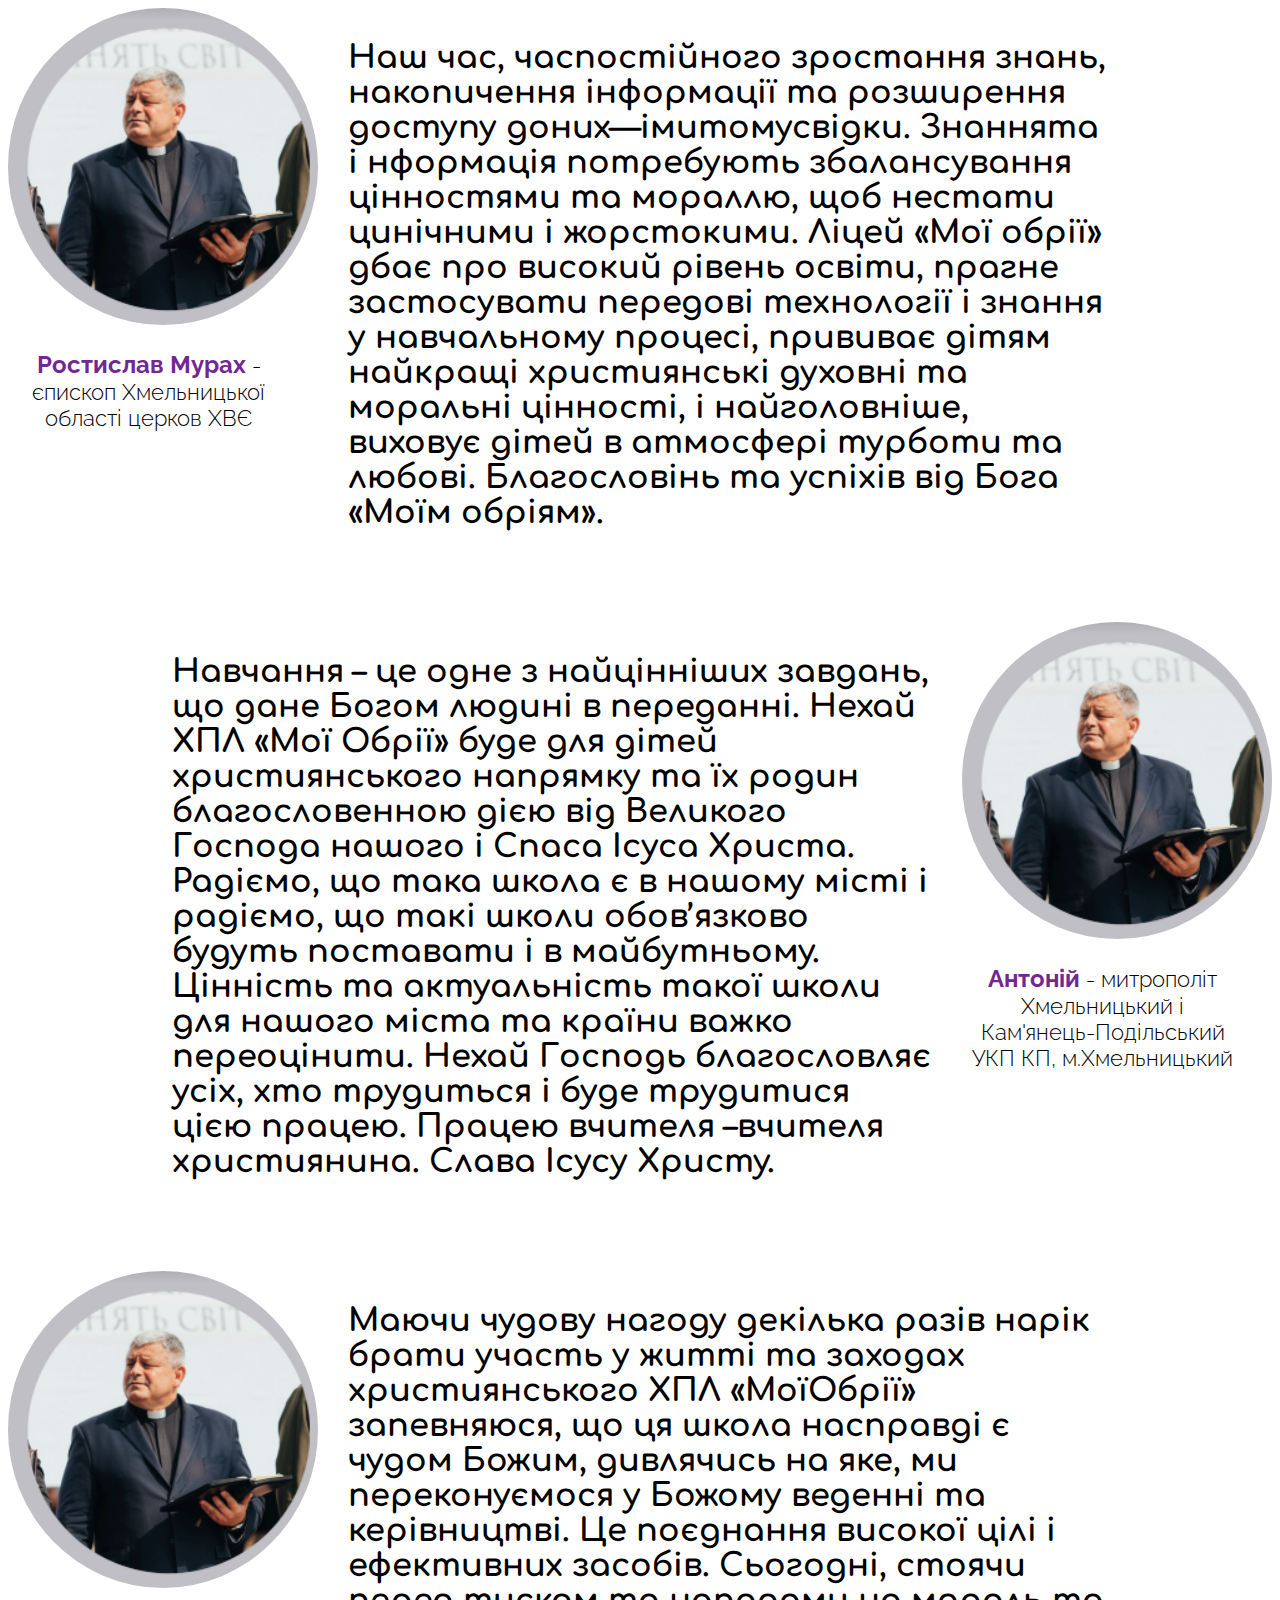
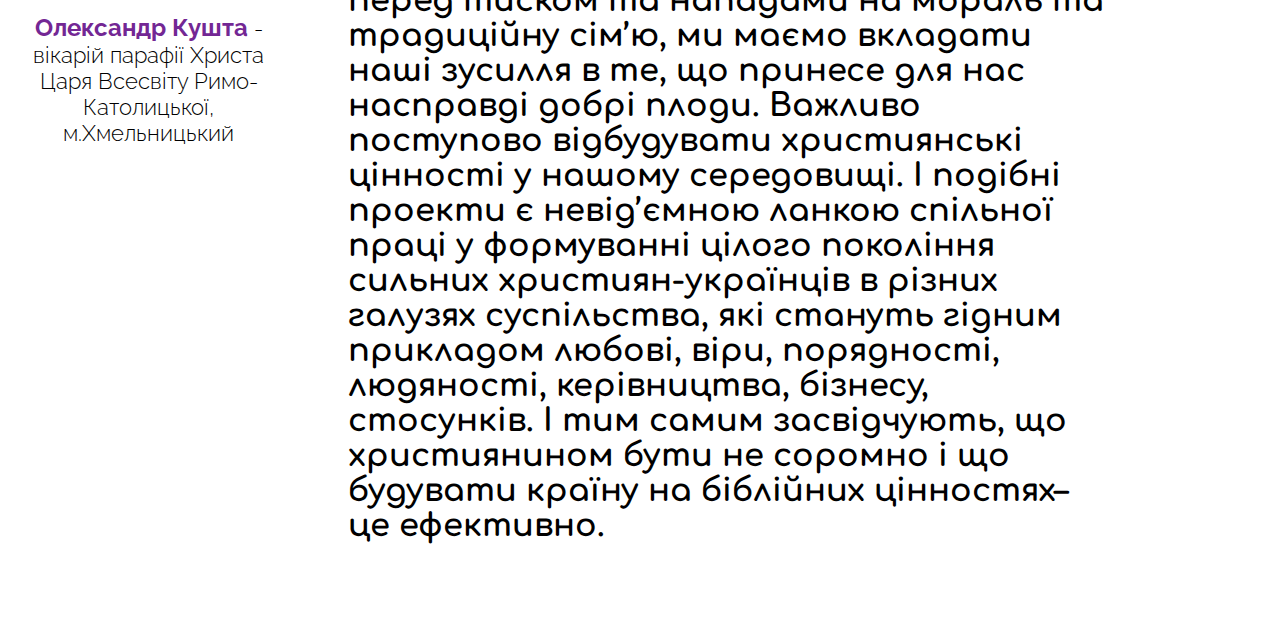
<file: index.html>
<!DOCTYPE html>
<html lang="en">
<head>
    <meta charset="UTF-8">
    <meta http-equiv="X-UA-Compatible" content="IE=edge">
    <meta name="viewport" content="width=device-width, initial-scale=1.0">
    <link rel="stylesheet" href="style.css">
    <title>Document</title>
</head>
<body>
  
    <div class="container">
        
        <article class="article">
        <div class="thumnail">
            <img src="img/Screenshot_1.png">
            <p><span>Ростислав Мурах</span> - єпископ Хмельницької області церков ХВЄ</p>
        </div>
        <div class="text">
            <p>Наш час, часпостійного зростання знань,
                накопичення інформації та розширення доступу
                доних—імитомусвідки. Знаннята і нформація
                потребують збалансування цінностями та мораллю,
                щоб нестати цинічними і жорстокими. Ліцей
                «Мої обрії» дбає про високий рівень освіти,
                прагне застосувати передові технології і знання у
                навчальному процесі, прививає дітям найкращі
                християнські духовні та моральні цінності, і
                найголовніше, виховує дітей в атмосфері турботи та
                любові. Благословінь та успіхів від Бога
                «Моїм обріям».</p>
        </div> 
      </article>

      <article class="article">
        <div class="thumnail">
            <img src="img/Screenshot_1.png">
            <p><span>Aнтоній</span> - митрополіт Хмельницький і Кам'янець-Подільський УКП КП, м.Хмельницький</p>
        </div>
        <div class="text">
            <p>Навчання – це одне з найцінніших завдань, що
                дане Богом людині в переданні. Нехай ХПЛ «Мої
                Обрії» буде для дітей християнського напрямку
                та їх родин благословенною дією від Великого
                Господа нашого і Спаса Ісуса Христа. Радіємо,
                що така школа є в нашому місті і радіємо, що
                такі школи обов’язково будуть поставати і в
                майбутньому. Цінність та актуальність такої школи
                для нашого міста та країни важко переоцінити.
                Нехай Господь благословляє усіх, хто трудиться і
                буде трудитися цією працею. Працею вчителя
                –вчителя християнина.
                Слава Ісусу Христу.</p>
        </div>
    </article>

    <article class="article">
        <div class="thumnail">
            <img src="img/Screenshot_1.png">
            <p><span>Олександр Кушта</span> - вікарій парафії Христа Царя Всесвіту Римо-Католицької, м.Хмельницький</p>
        </div>
        <div class="text">
            <p>Маючи чудову нагоду декілька разів нарік брати участь
                у житті та заходах християнського ХПЛ «МоїОбрії»
                запевняюся, що ця школа насправді є чудом Божим,
                дивлячись на яке, ми переконуємося у Божому веденні
                та керівництві. Це поєднання високої цілі і ефективних
                засобів. Сьогодні, стоячи перед тиском та нападами
                на мораль та традиційну сім’ю, ми маємо вкладати
                наші зусилля в те, що принесе для нас насправді добрі
                плоди. Важливо поступово відбудувати християнські
                цінності у нашому середовищі. І подібні проекти є
                невід’ємною ланкою спільної праці у формуванні цілого
                покоління сильних християн-українців в різних галузях
                суспільства, які стануть гідним прикладом любові, віри,
                порядності, людяності, керівництва, бізнесу, стосунків.
                І тим самим засвідчують, що християнином бути не
                соромно і що будувати країну на біблійних цінностях–
                це ефективно.</p>
        </div>
    </article>

    </div>

</body>
</html>
</file>
<file: style.css>
@font-face{
    font-family: Raleway;
    src: url("fonts/Raleway-Bold.ttf");
    font-style: normal;
    font-weight: bold;
}
@font-face{
    font-family: Raleway;
    src: url("fonts/Raleway-Light.ttf");
    font-style: normal;
    font-weight: 300;
}
@font-face{
    font-family: Comfortaa;
    src: url("fonts/Comfortaa-Bold.ttf");
    font-style: normal;
    font-weight: bold;
}





.thumnail .photo{
    height: 289px;
}
.thumnail img{
    border-radius: 100%;
}
.main{
    display: flex;
    height: auto;
    text-align: center;
    margin-left: 11%;
    flex-wrap: wrap;
}
.text{
    width: 760px;
    font-family: Comfortaa;
    font-size: 32px;
    font-weight: bold;
    margin-left: 30px;
}
.article:nth-child(2) .text{
    margin-right: 30px;
}
.article{
    display: flex;
    margin-bottom: 60px;
}
.article:nth-child(2n){
    display: flex;
    flex-direction: row-reverse;
}
.thumnail p {
    width: 281px;
    font-family: Raleway;
    text-align: center;
    font-weight: 300;
    font-size: 22px;
    line-height: 26px;
    color: #000000;
}
.article span{
    font-family: Raleway;
    font-weight: bold;
    font-size: 24px;
    line-height: 28px;
    color: #732794
}



@media only screen and (max-width: 1280px){

    .main{
        margin-left: auto;
        margin-right: auto;
    }
}

@media only screen and (max-width: 1145px){
    
    .contanier{
        margin-left: auto;
        margin-right: auto;
    }
    .article{
        flex-direction: column;
     }
    .article:nth-child(2n){
        flex-direction: column;
    }
    .thumnail p{
        margin-left: 30%;
    }
}

@media only screen and (max-width: 860px){

    
    .thumnail p{
        margin-left: 25%;
    }
    .text{
        width: 500px;
        font-size: 25px;
    }
}

@media only screen and (max-width: 600px){
    
    .thumnail p{
        margin-left: 20%;
    }
    .text{
        width: 400px;
        font-size: 20px;
    }
}

@media only screen and (max-width: 500px){
    
    .contanier{
        margin-left: auto;
        margin-right: auto;
    }
    .article{
        margin-left: 3%;
    }
  
    .text{
        width: 284px;
    }
    .thumnail img{
        width: 65%;
    }
    .thumnail p{
        margin-left: 9%;
        font-size: 18px;
    }
    .thumnail .photo{
        height: 214px;
    }
   
}
</file>
